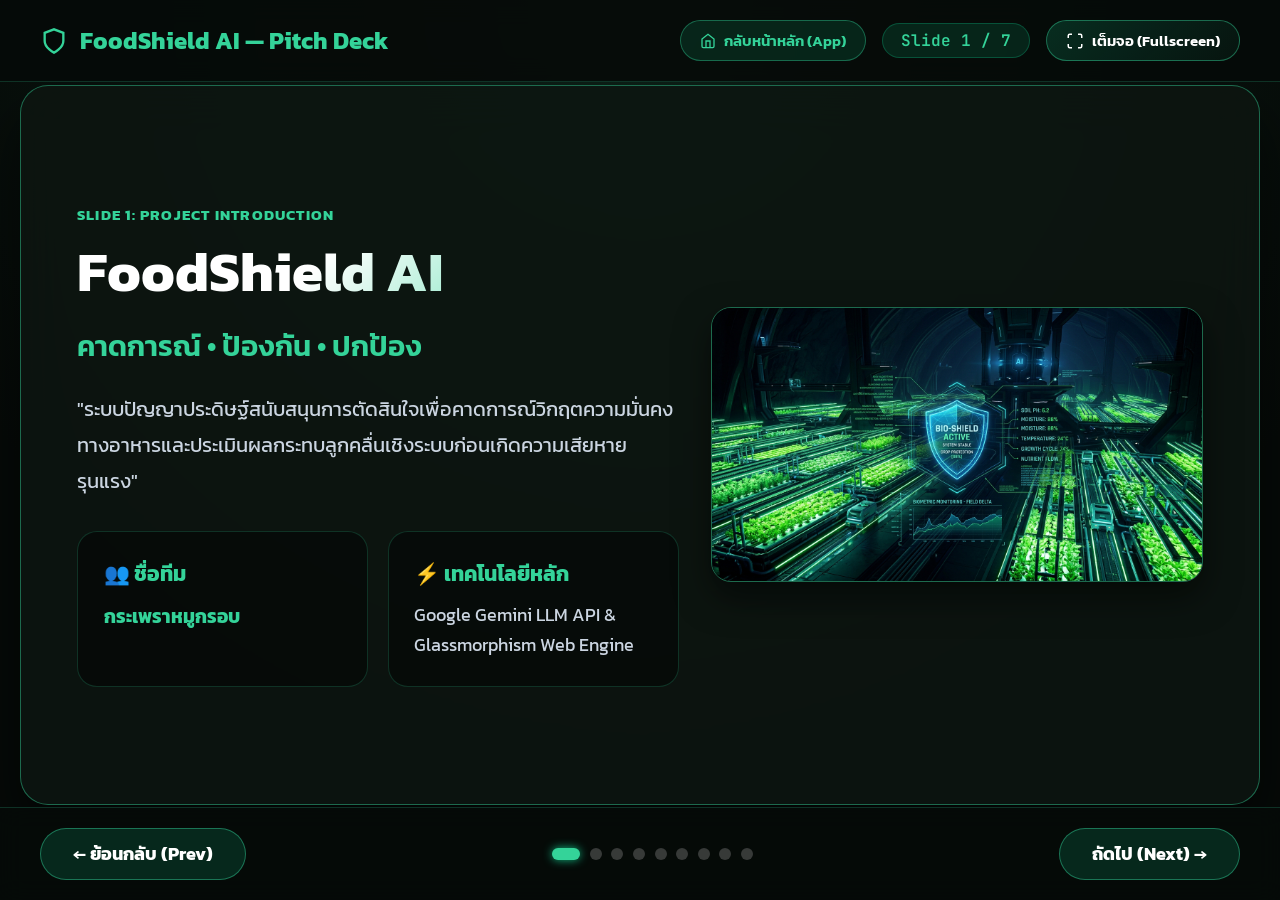
<file: slideshow.html>
<!DOCTYPE html>
<html lang="th">
<head>
  <meta charset="UTF-8">
  <meta name="viewport" content="width=device-width, initial-scale=1.0">
  <title>FoodShield AI — Pitch & Showcase Presentation Deck</title>
  <link rel="stylesheet" href="https://fonts.googleapis.com/css2?family=Kanit:wght@300;400;500;600;700&family=Outfit:wght@400;600;700;800&family=JetBrains+Mono:wght@400;600&display=swap">
  <style>
    :root {
      --bg-base: #060a08;
      --bg-radial: radial-gradient(circle at 50% 0%, #0d2218 0%, #060a08 70%);
      --bg-card: rgba(13, 22, 17, 0.85);
      --border-bright: rgba(52, 211, 153, 0.45);
      --accent-emerald: #10b981;
      --accent-green-bright: #34d399;
      --accent-amber: #f59e0b;
      --accent-red: #ef4444;
      --text-primary: #ffffff;
      --text-secondary: #cbd5e1;
      --font-heading: 'Kanit', 'Outfit', sans-serif;
      --font-body: 'Kanit', sans-serif;
      --font-mono: 'JetBrains Mono', monospace;
    }

    * { box-sizing: border-box; margin: 0; padding: 0; }
    body {
      font-family: var(--font-body);
      background: var(--bg-base);
      background-image: var(--bg-radial);
      color: var(--text-primary);
      height: 100vh;
      overflow: hidden;
      display: flex;
      flex-direction: column;
      transition: all 0.3s ease;
    }

    /* Top Controls Header */
    .deck-header {
      display: flex;
      justify-content: space-between;
      align-items: center;
      padding: 1.25rem 2.5rem;
      border-bottom: 1px solid rgba(52, 211, 153, 0.2);
      background: rgba(6, 10, 8, 0.9);
      backdrop-filter: blur(12px);
      z-index: 10;
      transition: opacity 0.3s ease;
    }

    .brand-tag {
      display: flex;
      align-items: center;
      gap: 0.75rem;
      font-family: var(--font-heading);
      font-weight: 700;
      font-size: 1.5rem;
      color: var(--accent-green-bright);
    }

    .slide-counter {
      font-family: var(--font-mono);
      font-size: 1rem;
      font-weight: 600;
      color: var(--accent-green-bright);
      background: rgba(16, 185, 129, 0.15);
      padding: 0.4rem 1.1rem;
      border-radius: 99px;
      border: 1px solid rgba(16, 185, 129, 0.3);
    }

    .fullscreen-btn {
      background: linear-gradient(135deg, rgba(16, 185, 129, 0.2), rgba(52, 211, 153, 0.05));
      border: 1px solid var(--border-bright);
      color: #ffffff;
      padding: 0.5rem 1.2rem;
      border-radius: 99px;
      font-family: var(--font-heading);
      font-size: 0.95rem;
      font-weight: 600;
      cursor: pointer;
      display: flex;
      align-items: center;
      gap: 0.5rem;
      transition: all 0.2s ease;
    }

    .fullscreen-btn:hover {
      background: var(--accent-emerald);
      color: #04140c;
      box-shadow: 0 0 15px rgba(16, 185, 129, 0.4);
    }

    /* Slide Container & Carousel */
    .viewport {
      flex: 1;
      position: relative;
      overflow: hidden;
      display: flex;
      align-items: center;
      justify-content: center;
      padding: 2.5rem;
    }

    .slide {
      position: absolute;
      width: 100%;
      max-width: 1240px;
      height: 82vh;
      max-height: 720px;
      background: var(--bg-card);
      backdrop-filter: blur(24px);
      border: 1.5px solid var(--border-bright);
      border-radius: 28px;
      padding: 3.5rem;
      box-shadow: 0 30px 60px rgba(0,0,0,0.6);
      opacity: 0;
      visibility: hidden;
      transform: translateX(50px) scale(0.96);
      transition: all 0.4s cubic-bezier(0.4, 0, 0.2, 1);
      display: flex;
      flex-direction: column;
      justify-content: space-between;
    }

    .slide.active {
      opacity: 1;
      visibility: visible;
      transform: translateX(0) scale(1);
    }

    /* Slide Typography */
    .slide-tag {
      display: inline-flex;
      align-items: center;
      gap: 0.5rem;
      font-size: 0.95rem;
      font-weight: 700;
      color: var(--accent-green-bright);
      text-transform: uppercase;
      letter-spacing: 0.08em;
      margin-bottom: 0.75rem;
    }

    .slide-title {
      font-family: var(--font-heading);
      font-size: clamp(2.2rem, 4vw, 3.2rem);
      font-weight: 700;
      line-height: 1.2;
      margin-bottom: 1.2rem;
      background: linear-gradient(135deg, #ffffff 40%, var(--accent-green-bright) 100%);
      -webkit-background-clip: text;
      -webkit-text-fill-color: transparent;
    }

    .slide-body {
      flex: 1;
      margin-top: 1rem;
      overflow-y: auto;
    }

    /* Content Grids */
    .grid-2 {
      display: grid;
      grid-template-columns: 1.1fr 0.9fr;
      gap: 2rem;
      align-items: center;
    }

    .grid-3 {
      display: grid;
      grid-template-columns: repeat(3, 1fr);
      gap: 1.5rem;
    }

    .card-box {
      background: rgba(0, 0, 0, 0.4);
      border: 1px solid rgba(52, 211, 153, 0.2);
      border-radius: 20px;
      padding: 1.6rem;
      display: flex;
      flex-direction: column;
      gap: 0.75rem;
    }

    .card-box h4 {
      font-family: var(--font-heading);
      color: var(--accent-green-bright);
      font-size: 1.3rem;
      font-weight: 700;
    }

    .card-box p {
      font-size: 1.1rem;
      color: var(--text-secondary);
      line-height: 1.7;
    }

    /* Visual Image Cards */
    .roadmap-card {
      background: rgba(0, 0, 0, 0.4);
      border: 1.5px solid rgba(52, 211, 153, 0.25);
      border-radius: 20px;
      overflow: hidden;
      display: flex;
      flex-direction: column;
      transition: transform 0.3s ease, border-color 0.3s ease;
    }

    .roadmap-card:hover {
      transform: translateY(-4px);
      border-color: var(--accent-green-bright);
    }

    .roadmap-img {
      width: 100%;
      height: 160px;
      object-fit: cover;
      border-bottom: 1px solid var(--border-bright);
    }

    .roadmap-content {
      padding: 1.25rem;
      display: flex;
      flex-direction: column;
      gap: 0.5rem;
    }

    /* Embedded Hero Images */
    .slide-img {
      width: 100%;
      height: 100%;
      max-height: 380px;
      object-fit: cover;
      border-radius: 20px;
      border: 1.5px solid var(--border-bright);
      box-shadow: 0 15px 35px rgba(0,0,0,0.5);
    }

    /* Cascade Chain Visual */
    .cascade-chain {
      display: flex;
      flex-direction: column;
      gap: 0.75rem;
    }

    .chain-node {
      background: rgba(16, 185, 129, 0.12);
      border: 1px solid rgba(16, 185, 129, 0.3);
      border-radius: 14px;
      padding: 0.8rem 1.25rem;
      font-size: 1.05rem;
      font-weight: 500;
      display: flex;
      align-items: center;
      gap: 1rem;
    }

    .chain-node-num {
      width: 30px;
      height: 30px;
      border-radius: 50%;
      background: var(--accent-emerald);
      color: #000;
      font-weight: bold;
      font-size: 0.95rem;
      display: flex;
      align-items: center;
      justify-content: center;
      flex-shrink: 0;
    }

    /* Bottom Navigation Controls */
    .deck-footer {
      display: flex;
      justify-content: space-between;
      align-items: center;
      padding: 1.25rem 2.5rem;
      border-top: 1px solid rgba(52, 211, 153, 0.2);
      background: rgba(6, 10, 8, 0.9);
      backdrop-filter: blur(12px);
    }

    .nav-btn {
      background: rgba(16, 185, 129, 0.18);
      border: 1.5px solid var(--border-bright);
      color: var(--text-primary);
      padding: 0.75rem 2rem;
      border-radius: 99px;
      font-family: var(--font-heading);
      font-size: 1.1rem;
      font-weight: 700;
      cursor: pointer;
      display: flex;
      align-items: center;
      gap: 0.6rem;
      transition: all 0.2s ease;
    }

    .nav-btn:hover {
      background: var(--accent-emerald);
      color: #04140c;
      box-shadow: 0 0 20px rgba(16, 185, 129, 0.4);
    }

    .nav-btn:disabled {
      opacity: 0.3;
      cursor: not-allowed;
      box-shadow: none;
    }

    /* Slide Dots Indicator */
    .dots-bar {
      display: flex;
      gap: 0.6rem;
    }

    .dot {
      width: 12px;
      height: 12px;
      border-radius: 50%;
      background: rgba(255, 255, 255, 0.2);
      cursor: pointer;
      transition: all 0.3s ease;
    }

    .dot.active {
      background: var(--accent-green-bright);
      width: 28px;
      border-radius: 99px;
      box-shadow: 0 0 10px var(--accent-emerald);
    }

    /* FULLSCREEN MODE OVERRIDES */
    body.fullscreen-mode .deck-header,
    body.fullscreen-mode .deck-footer {
      display: none !important;
    }

    body.fullscreen-mode .viewport {
      padding: 1.5rem;
      width: 100vw;
      height: 100vh;
    }

    body.fullscreen-mode .slide {
      max-width: 96vw;
      height: 94vh;
      max-height: none;
      border-radius: 24px;
      padding: 4rem 4.5rem;
    }

    .fullscreen-hint {
      position: fixed;
      top: 1rem;
      right: 1.5rem;
      background: rgba(0, 0, 0, 0.8);
      border: 1px solid var(--border-bright);
      color: var(--text-secondary);
      padding: 0.5rem 1.2rem;
      border-radius: 99px;
      font-size: 0.9rem;
      font-family: var(--font-mono);
      opacity: 0;
      pointer-events: none;
      transition: opacity 0.3s ease;
      z-index: 999;
    }

    body.fullscreen-mode:hover .fullscreen-hint {
      opacity: 0.85;
    }
  </style>
</head>
<body>

  <!-- Fullscreen Exit Hint -->
  <div class="fullscreen-hint">กด Esc หรือ F11 เพื่อออกจากโหมดเต็มจอ | ลูกศร ← → เพื่อเปลี่ยนสไลด์</div>

  <!-- Top Header Bar -->
  <header class="deck-header">
    <a href="index.html" class="brand-tag" style="text-decoration: none;" title="กลับไปยังหน้าหลักของแอปพลิเคชัน">
      <svg width="28" height="28" viewBox="0 0 24 24" fill="none" stroke="currentColor" stroke-width="2"><path d="M12 22s8-4 8-10V5l-8-3-8 3v7c0 6 8 10 8 10z"/></svg>
      FoodShield AI — Pitch Deck
    </a>

    <div style="display: flex; align-items: center; gap: 1rem;">
      <a href="index.html" class="fullscreen-btn" style="text-decoration: none; background: rgba(16, 185, 129, 0.15); color: var(--accent-green-bright); border-color: rgba(52, 211, 153, 0.4);" title="กลับไปยังหน้าหลักของแอปพลิเคชัน">
        <svg width="16" height="16" viewBox="0 0 24 24" fill="none" stroke="currentColor" stroke-width="2"><path d="M3 9l9-7 9 7v11a2 2 0 0 1-2 2H5a2 2 0 0 1-2-2z"/><polyline points="9 22 9 12 15 12 15 22"/></svg>
        กลับหน้าหลัก (App)
      </a>
      <div class="slide-counter" id="slideCounter">Slide 1 / 7</div>
      <button class="fullscreen-btn" id="toggleFullscreenBtn" title="เข้าสู่โหมดเต็มจอ (Fullscreen)">
        <svg width="18" height="18" viewBox="0 0 24 24" fill="none" stroke="currentColor" stroke-width="2"><path d="M8 3H5a2 2 0 0 0-2 2v3m18 0V5a2 2 0 0 0-2-2h-3m0 18h3a2 2 0 0 0 2-2v-3M3 16v3a2 2 0 0 0 2 2h3"/></svg>
        เต็มจอ (Fullscreen)
      </button>
    </div>
  </header>

  <!-- Slide Viewport -->
  <main class="viewport">

    <!-- SLIDE 1: Project Introduction -->
    <div class="slide active">
      <div class="grid-2" style="height: 100%;">
        <div>
          <div class="slide-tag">Slide 1: Project Introduction</div>
          <h1 class="slide-title" style="font-size: 3.5rem;">FoodShield AI</h1>
          <h3 style="color: var(--accent-green-bright); font-size: 1.8rem; font-weight: 600; margin-bottom: 1.5rem;">คาดการณ์ • ป้องกัน • ปกป้อง</h3>
          <p style="color: var(--text-secondary); font-size: 1.25rem; line-height: 1.8; margin-bottom: 2rem;">
            "ระบบปัญญาประดิษฐ์สนับสนุนการตัดสินใจเพื่อคาดการณ์วิกฤตความมั่นคงทางอาหารและประเมินผลกระทบลูกคลื่นเชิงระบบก่อนเกิดความเสียหายรุนแรง"
          </p>

          <div style="display: flex; gap: 1.25rem;">
            <div class="card-box" style="flex: 1;">
              <h4>👥 ชื่อทีม</h4>
              <p style="font-weight: 700; color: var(--accent-green-bright); font-size: 1.2rem;">กระเพราหมูกรอบ</p>
            </div>
            <div class="card-box" style="flex: 1;">
              <h4>⚡ เทคโนโลยีหลัก</h4>
              <p>Google Gemini LLM API & Glassmorphism Web Engine</p>
            </div>
          </div>
        </div>

        <div style="display: flex; align-items: center; justify-content: center;">
          <img src="images/hero.jpg" class="slide-img" alt="FoodShield AI Concept Art">
        </div>
      </div>
    </div>

    <!-- SLIDE 2: Our Broken World -->
    <div class="slide">
      <div>
        <div class="slide-tag">Slide 2: Our Broken World</div>
        <h2 class="slide-title">โลกแห่งความตึงเครียดและห่วงโซ่อาหารล้มเหลว</h2>
      </div>

      <div class="slide-body grid-2">
        <div style="display: flex; flex-direction: column; gap: 1rem; justify-content: center;">
          <div class="card-box">
            <h4 style="color: var(--accent-green-bright);">🌍 โลกที่จินตนาการขึ้นมา</h4>
            <p>โลกในยุคที่สภาพอากาศผันผวนสุดขั้ว ปริมาณน้ำแปรปรวน และโรคพืชระบาดในวงกว้างอย่างรวดเร็ว</p>
          </div>
          <div class="card-box" style="border-color: rgba(239, 68, 68, 0.4);">
            <h4 style="color: #f87171;">⚠️ สิ่งที่ล่มสลาย / เปลี่ยนแปลง</h4>
            <p>สายการผลิตพืชผลการเกษตรหลักล้มเหลว ส่งผลให้เกิดภาวะขาดแคลนวัตถุดิบอาหารสัตว์ และราคาอาหารในตลาดพุ่งสูงขึ้น</p>
          </div>
          <div class="card-box">
            <h4>👥 ผู้ที่ได้รับผลกระทบ</h4>
            <p>เกษตรกร ผู้เลี้ยงปศุสัตว์ ชุมชนท้องถิ่นที่ขาดแคลนอาหาร และหน่วยงานตอบโต้ภัยพิบัติ</p>
          </div>
        </div>

        <div style="display: flex; align-items: center; justify-content: center;">
          <img src="images/domino.jpg" class="slide-img" alt="Broken World Food Cascade">
        </div>
      </div>
    </div>

    <!-- SLIDE 3: Pain Point -->
    <div class="slide">
      <div>
        <div class="slide-tag">Slide 3: Pain Point</div>
        <h2 class="slide-title">ปัญหาสำคัญและความท้าทายในปัจจุบัน</h2>
      </div>

      <div class="slide-body grid-2">
        <div class="card-box" style="border-color: rgba(239, 68, 68, 0.4); padding: 2rem;">
          <h4 style="color: #f87171; font-size: 1.5rem;">🎯 กลุ่มผู้ใช้งานหลัก (Target Users)</h4>
          <p style="font-size: 1.15rem;">• เจ้าหน้าที่ส่งเสริมการเกษตรและผู้นำเครือข่ายฟาร์ม</p>
          <p style="font-size: 1.15rem;">• หน่วยงานวิเคราะห์ภัยพิบัติและนโยบายความมั่นคงทางอาหาร</p>
        </div>

        <div class="card-box" style="border-color: rgba(245, 158, 11, 0.5); padding: 2rem;">
          <h4 style="color: var(--accent-amber); font-size: 1.5rem;">⚡ ปัญหาที่กำลังพบและความสำคัญ</h4>
          <p style="font-size: 1.15rem;">• <strong>ขาดการประเมินเชิงระบบ:</strong> AI แบบเดิมตรวจเฉพาะใบพืชในแปลงเดียว แต่ไม่สามารถประเมินผลกระทบต่อเนื่องถึงอาหารสัตว์และราคาตลาด</p>
          <p style="font-size: 1.15rem;">• <strong>สายเกินไปเมื่อเกิดวิกฤต:</strong> เมื่อราคาอาหารพุ่งสูงหรือเกิดภาวะขาดแคลนแล้ว การแก้ไขในตอนนั้นจะสายเกินไปและเสียค่าใช้จ่ายมหาศาล</p>
        </div>
      </div>
    </div>

    <!-- SLIDE 4: Our Solution -->
    <div class="slide">
      <div>
        <div class="slide-tag">Slide 4: Our Solution</div>
        <h2 class="slide-title">FoodShield AI Platform — นวัตกรรมทางแก้ปัญหา</h2>
      </div>

      <div class="slide-body grid-2">
        <div style="display: flex; flex-direction: column; gap: 1rem; justify-content: center;">
          <div class="card-box">
            <h4 style="color: var(--accent-green-bright);">🛠️ สิ่งที่เราสร้างขึ้น</h4>
            <p>เว็บแอพพลิเคชันแบบจำลองความเสี่ยงเชิงระบบ (Systemic Risk Engine) ประมวลผลด้วย Gemini LLM</p>
          </div>
          <div class="card-box">
            <h4>💡 วิธีการแก้ปัญหา & ฟังก์ชันหลัก</h4>
            <p>• คำนวณ <strong>Food Collapse Risk Index (0-100)</strong><br>• สังเคราะห์แผนมาตรการ 3 ระยะ (0-48 ชม., 7 วัน, ระยะยาว)<br>• จำลองลำดับ <strong>Domino Effect Timeline 7 ขั้นตอน</strong><br>• รองรับ <strong>Demo Scenario ใน 1 คลิก</strong></p>
          </div>
        </div>

        <div style="display: flex; align-items: center; justify-content: center;">
          <img src="images/architecture.jpg" class="slide-img" alt="Solution Architecture">
        </div>
      </div>
    </div>

    <!-- SLIDE 5: User Flow -->
    <div class="slide">
      <div>
        <div class="slide-tag">Slide 5: User Flow</div>
        <h2 class="slide-title">ขั้นตอนการใช้งานและสาธิตระบบ (Live Demo)</h2>
      </div>

      <div class="slide-body grid-2">
        <div class="cascade-chain">
          <div class="chain-node"><div class="chain-node-num">1</div> 1. ระบุชนิดพืชผล (% ความเสียหาย, สภาพอากาศ, ปริมาณน้ำ)</div>
          <div class="chain-node"><div class="chain-node-num">2</div> 2. เลือกอาการโรค ความพึ่งพาปศุสัตว์ และแนวโน้มราคา</div>
          <div class="chain-node"><div class="chain-node-num">3</div> 3. เพิ่มข้อความสังเกตเฉพาะพื้นที่ (Custom Field Notes) หรือกด Demo</div>
          <div class="chain-node"><div class="chain-node-num">4</div> 4. กด "วิเคราะห์ความเสี่ยงความมั่นคงทางอาหาร"</div>
          <div class="chain-node" style="border-color: var(--accent-green-bright);"><div class="chain-node-num">5</div> 5. รับผลวิเคราะห์ Risk Score, แผนปฏิบัติการ 3 ระยะ และ Domino Timeline</div>
        </div>

        <div class="card-box" style="display: flex; flex-direction: column; justify-content: center; text-align: center; padding: 2rem;">
          <h3 style="color: var(--accent-green-bright); margin-bottom: 1rem;">🚀 ทดลองใช้งาน Prototype จริง</h3>
          <p style="color: var(--text-secondary); margin-bottom: 1.5rem;">สามารถกดปุ่มเปิดเว็บแอปพลิเคชันเพื่อทดลองใช้ฟังก์ชันวิเคราะห์ได้ทันที</p>
          <a href="index.html" style="background: var(--accent-emerald); color: #04140c; padding: 0.8rem 1.8rem; border-radius: 99px; font-weight: bold; text-decoration: none; display: inline-block;">
            เปิดเว็บแอปพลิเคชัน (Launch App)
          </a>
        </div>
      </div>
    </div>

    <!-- SLIDE 6: How We Use AI -->
    <div class="slide">
      <div>
        <div class="slide-tag">Slide 6: How We Use AI</div>
        <h2 class="slide-title">การประยุกต์ใช้เทคโนโลยี AI (LLM API)</h2>
      </div>

      <div class="slide-body grid-2">
        <div class="card-box" style="padding: 1.5rem;">
          <h4 style="color: var(--accent-green-bright);">🤖 เทคโนโลยีที่เลือกใช้</h4>
          <p><strong>Google Gemini LLM API</strong> (`gemini-2.5-flash` / Auto-Fallback)</p>
          <h4 style="color: var(--accent-green-bright); margin-top: 1rem;">📥 AI รับข้อมูลอะไร (Inputs)</h4>
          <p>พารามิเตอร์การเกษตรเชิงโครงสร้าง + ข้อความบรรยายบริบทพื้นที่จริง (Unstructured Field Notes)</p>
          <h4 style="color: var(--accent-green-bright); margin-top: 1rem;">⚙️ AI ทำหน้าที่อะไร & นำผลลัพธ์ไปใช้อย่างไร</h4>
          <p>วิเคราะห์ความเชื่อมโยงเชิงระบบ คำนวณคะแนนความเสี่ยง สังเคราะห์แผนมาตรการ 3 ระยะ และจัดลำดับ Domino Timeline คืนค่าเป็น JSON</p>
        </div>

        <div class="card-box" style="padding: 1.5rem; border-color: rgba(52, 211, 153, 0.5);">
          <h4 style="color: var(--accent-green-bright);">💡 เหตุใดจึงเลือก LLM API ชนิดนี้?</h4>
          <p style="font-size: 1.1rem; line-height: 1.7;">
            • <strong>Reasoning Capability:</strong> LLM สามารถทำความเข้าใจบริบทเชื่อมโยงระหว่างพืช ปศุสัตว์ และเศรษฐกิจ ซึ่ง AI ตรวจภาพธรรมดาไม่สามารถทำได้<br>
            • <strong>Natural Language Synthesis:</strong> สังเคราะห์แผนคำแนะนำภาษาไทยสละสลวย เข้าใจง่าย พร้อมนำไปปฏิบัติจริง<br>
            • <strong>JSON Structured Output:</strong> บังคับรูปแบบข้อมูล JSON เพื่อเชื่อมต่อกับ UI ไดนามิกได้อย่างแม่นยำ
          </p>
        </div>
      </div>
    </div>

    <!-- SLIDE 7: Impact -->
    <div class="slide">
      <div>
        <div class="slide-tag">Slide 7: Impact</div>
        <h2 class="slide-title">ผลกระทบและประโยชน์ของโครงการ (Impact)</h2>
      </div>

      <div class="slide-body grid-2">
        <div class="card-box" style="padding: 2rem;">
          <h4 style="color: var(--accent-green-bright); font-size: 1.5rem;">👤 ผลกระทบต่อส่วนบุคคล (Individuals)</h4>
          <p style="font-size: 1.15rem;">• เกษตรกรได้รับการแจ้งเตือนและมาตรการรับมือล่วงหน้าใน 0-48 ชั่วโมง</p>
          <p style="font-size: 1.15rem;">• ผู้เลี้ยงปศุสัตว์สามารถวางแผนสำรองอาหารสัตว์ทดแทนได้ทันเวลา</p>
          <p style="font-size: 1.15rem;">• ชุมชนลดความเสี่ยงจากการขาดแคลนอาหารสด</p>
        </div>

        <div class="card-box" style="padding: 2rem; border-color: rgba(52, 211, 153, 0.4);">
          <h4 style="color: var(--accent-green-bright); font-size: 1.5rem;">🌐 ผลกระทบต่อส่วนรวม (Society & System)</h4>
          <p style="font-size: 1.15rem;">• ยับยั้งภาวะเงินเฟ้อราคาอาหารและป้องกันห่วงโซ่อุปทานล้มเหลว</p>
          <p style="font-size: 1.15rem;">• ช่วยให้หน่วยงานภาครัฐจัดสรรงบประมาณเยียวยาและมาตรการป้องดันได้ตรงจุด</p>
          <p style="font-size: 1.15rem;">• สร้างความยืดหยุ่นทางระบบนิเวศและการเกษตรยั่งยืน</p>
        </div>
      </div>
    </div>

    <!-- SLIDE 8: Future Plan -->
    <div class="slide">
      <div>
        <div class="slide-tag">Slide 8: Future Plan</div>
        <h2 class="slide-title">ข้อจำกัดและแผนการต่อยอดในอนาคต</h2>
      </div>

      <div class="slide-body grid-3">
        <div class="roadmap-card">
          <img src="images/satellite.jpg" class="roadmap-img" alt="Earth Observation Satellite">
          <div class="roadmap-content">
            <h4 style="font-size: 1.2rem; color: var(--accent-green-bright);">📡 Earth Observation Satellite</h4>
            <p style="font-size: 0.95rem; color: var(--text-secondary);">ก้าวข้ามข้อจำกัด Manual Input โดยเชื่อมต่อดัชนี NDVI จากดาวเทียม Sentinel-2 และ MODIS แบบอัตโนมัติ</p>
          </div>
        </div>

        <div class="roadmap-card">
          <img src="images/fao.jpg" class="roadmap-img" alt="FAO Global Food Security Data Network">
          <div class="roadmap-content">
            <h4 style="font-size: 1.2rem; color: var(--accent-green-bright);">🌐 FAO & WFP Live Index</h4>
            <p style="font-size: 0.95rem; color: var(--text-secondary);">ดึงสถิติราคาอาหารโลกจาก FAO และแผนที่ความอดอยาก WFP HungerMap API เข้าสู่ระบบ AI</p>
          </div>
        </div>

        <div class="roadmap-card">
          <img src="images/gis.jpg" class="roadmap-img" alt="GIS Multi-Region Heatmap Dashboard">
          <div class="roadmap-content">
            <h4 style="font-size: 1.2rem; color: var(--accent-green-bright);">🗺️ GIS Regional Risk Map</h4>
            <p style="font-size: 0.95rem; color: var(--text-secondary);">พัฒนาแผนที่ความร้อน GIS แสดงระดับความเสี่ยงความมั่นคงทางอาหารแยกตามจังหวัดเพื่อนำไปใช้จริงในระดับนโยบาย</p>
          </div>
        </div>
      </div>
    </div>

    <!-- SLIDE 9: Team Members -->
    <div class="slide">
      <div style="display: flex; flex-direction: column; justify-content: space-around; height: 100%; text-align: center; padding: 1rem 0;">
        <div>
          <div class="slide-tag" style="justify-content: center; font-size: 1.1rem;">Slide 9: Team Members</div>
          <h2 class="slide-title" style="font-size: 3.6rem; margin-bottom: 0.4rem;">สมาชิกทีม: กระเพราหมูกรอบ</h2>
          <p style="color: var(--accent-green-bright); font-size: 1.5rem; font-weight: 600;">โครงการ FoodShield AI</p>
        </div>

        <!-- Member Cards Grid -->
        <div style="display: grid; grid-template-columns: repeat(5, 1fr); gap: 1.25rem; width: 100%; max-width: 1180px; margin: 0 auto;">
          <div class="card-box" style="text-align: center; padding: 2.2rem 1rem; border-color: rgba(52, 211, 153, 0.4); background: rgba(13, 22, 17, 0.95);">
            <div style="font-size: 3.5rem; margin-bottom: 0.75rem;">👑</div>
            <h4 style="color: var(--accent-green-bright); font-size: 1.2rem; font-weight: 700; line-height: 1.3;">เกื้อคุณ อ่าวสกุล<br><span style="font-size: 1.05rem; font-weight: 500; color: #ffffff;">(อาร์ตี้)</span></h4>
            <p style="color: var(--text-secondary); font-size: 1.05rem; font-weight: 600; margin-top: 0.6rem;">หน้าที่ Leader</p>
          </div>

          <div class="card-box" style="text-align: center; padding: 2.2rem 1rem; border-color: rgba(52, 211, 153, 0.4); background: rgba(13, 22, 17, 0.95);">
            <div style="font-size: 3.5rem; margin-bottom: 0.75rem;">💻</div>
            <h4 style="color: var(--accent-green-bright); font-size: 1.2rem; font-weight: 700; line-height: 1.3;">ภาคิน สิงหชัย<br><span style="font-size: 1.05rem; font-weight: 500; color: #ffffff;">(ภูผา)</span></h4>
            <p style="color: var(--text-secondary); font-size: 1.05rem; font-weight: 600; margin-top: 0.6rem;">หน้าที่โค้ด</p>
          </div>

          <div class="card-box" style="text-align: center; padding: 2.2rem 1rem; border-color: rgba(52, 211, 153, 0.4); background: rgba(13, 22, 17, 0.95);">
            <div style="font-size: 3.5rem; margin-bottom: 0.75rem;">🔎</div>
            <h4 style="color: var(--accent-green-bright); font-size: 1.2rem; font-weight: 700; line-height: 1.3;">สุธิภัทร ส่งสว่าง<br><span style="font-size: 1.05rem; font-weight: 500; color: #ffffff;">(ใบพลู)</span></h4>
            <p style="color: var(--text-secondary); font-size: 1.05rem; font-weight: 600; margin-top: 0.6rem;">หน้าที่หาข้อมูล</p>
          </div>

          <div class="card-box" style="text-align: center; padding: 2.2rem 1rem; border-color: rgba(52, 211, 153, 0.4); background: rgba(13, 22, 17, 0.95);">
            <div style="font-size: 3.5rem; margin-bottom: 0.75rem;">📊</div>
            <h4 style="color: var(--accent-green-bright); font-size: 1.2rem; font-weight: 700; line-height: 1.3;">ปุณญิศา พงษ์ศาศวัต<br><span style="font-size: 1.05rem; font-weight: 500; color: #ffffff;">(ปันปัน)</span></h4>
            <p style="color: var(--text-secondary); font-size: 1.05rem; font-weight: 600; margin-top: 0.6rem;">หน้าที่สไลด์</p>
          </div>

          <div class="card-box" style="text-align: center; padding: 2.2rem 1rem; border-color: rgba(52, 211, 153, 0.4); background: rgba(13, 22, 17, 0.95);">
            <div style="font-size: 3.5rem; margin-bottom: 0.75rem;">🎨</div>
            <h4 style="color: var(--accent-green-bright); font-size: 1.2rem; font-weight: 700; line-height: 1.3;">พศิกา นิตยภักดี<br><span style="font-size: 1.05rem; font-weight: 500; color: #ffffff;">(มิ้ม)</span></h4>
            <p style="color: var(--text-secondary); font-size: 1.05rem; font-weight: 600; margin-top: 0.6rem;">หน้าที่สไลด์</p>
          </div>
        </div>

        <div>
          <!-- TA Badge -->
          <div style="margin-bottom: 1.2rem;">
            <span style="background: rgba(16, 185, 129, 0.2); border: 1.5px solid var(--border-bright); color: #ffffff; padding: 0.65rem 2.2rem; border-radius: 99px; font-weight: 700; font-size: 1.25rem; box-shadow: 0 0 15px rgba(16, 185, 129, 0.3);">
              🎓 TA: ปกรณ์ แมทธิว กัคช์
            </span>
          </div>

          <a href="index.html" style="background: var(--accent-emerald); color: #04140c; padding: 1.1rem 3rem; border-radius: 99px; font-weight: bold; text-decoration: none; font-size: 1.25rem; display: inline-block; box-shadow: 0 0 20px rgba(16, 185, 129, 0.4);">
            🚀 กลับสู่หน้าเว็บแอปพลิเคชัน (Launch App)
          </a>
        </div>
      </div>
    </div>

  </main>

  <!-- Bottom Navigation Header -->
  <footer class="deck-footer">
    <button class="nav-btn" id="prevBtn">
      ← ย้อนกลับ (Prev)
    </button>

    <div class="dots-bar" id="dotsContainer"></div>

    <button class="nav-btn" id="nextBtn">
      ถัดไป (Next) →
    </button>
  </footer>

  <script>
    const slides = document.querySelectorAll('.slide');
    const prevBtn = document.getElementById('prevBtn');
    const nextBtn = document.getElementById('nextBtn');
    const slideCounter = document.getElementById('slideCounter');
    const dotsContainer = document.getElementById('dotsContainer');
    const toggleFullscreenBtn = document.getElementById('toggleFullscreenBtn');

    let currentIndex = 0;

    // Create dot indicators
    slides.forEach((_, idx) => {
      const dot = document.createElement('div');
      dot.className = `dot ${idx === 0 ? 'active' : ''}`;
      dot.addEventListener('click', () => goToSlide(idx));
      dotsContainer.appendChild(dot);
    });

    const dots = document.querySelectorAll('.dot');

    function updateDeck() {
      slides.forEach((slide, idx) => {
        if (idx === currentIndex) {
          slide.classList.add('active');
        } else {
          slide.classList.remove('active');
        }
      });

      dots.forEach((dot, idx) => {
        dot.className = `dot ${idx === currentIndex ? 'active' : ''}`;
      });

      slideCounter.textContent = `Slide ${currentIndex + 1} / ${slides.length}`;

      prevBtn.disabled = currentIndex === 0;
      nextBtn.disabled = currentIndex === slides.length - 1;
    }

    function goToSlide(idx) {
      if (idx >= 0 && idx < slides.length) {
        currentIndex = idx;
        updateDeck();
      }
    }

    prevBtn.addEventListener('click', () => goToSlide(currentIndex - 1));
    nextBtn.addEventListener('click', () => goToSlide(currentIndex + 1));

    /* Fullscreen Management */
    function toggleFullscreen() {
      if (!document.fullscreenElement) {
        document.documentElement.requestFullscreen().catch(err => {
          console.warn('Browser fullscreen failed:', err);
        });
        document.body.classList.add('fullscreen-mode');
      } else {
        if (document.exitFullscreen) {
          document.exitFullscreen();
        }
        document.body.classList.remove('fullscreen-mode');
      }
    }

    if (toggleFullscreenBtn) {
      toggleFullscreenBtn.addEventListener('click', toggleFullscreen);
    }

    document.addEventListener('fullscreenchange', () => {
      if (document.fullscreenElement) {
        document.body.classList.add('fullscreen-mode');
      } else {
        document.body.classList.remove('fullscreen-mode');
      }
    });

    // Keyboard navigation & Shortcuts
    document.addEventListener('keydown', (e) => {
      if (e.key === 'ArrowRight' || e.key === ' ') {
        goToSlide(currentIndex + 1);
      } else if (e.key === 'ArrowLeft') {
        goToSlide(currentIndex - 1);
      } else if (e.key === 'f' || e.key === 'F') {
        toggleFullscreen();
      }
    });
  </script>
</body>
</html>
</file>
